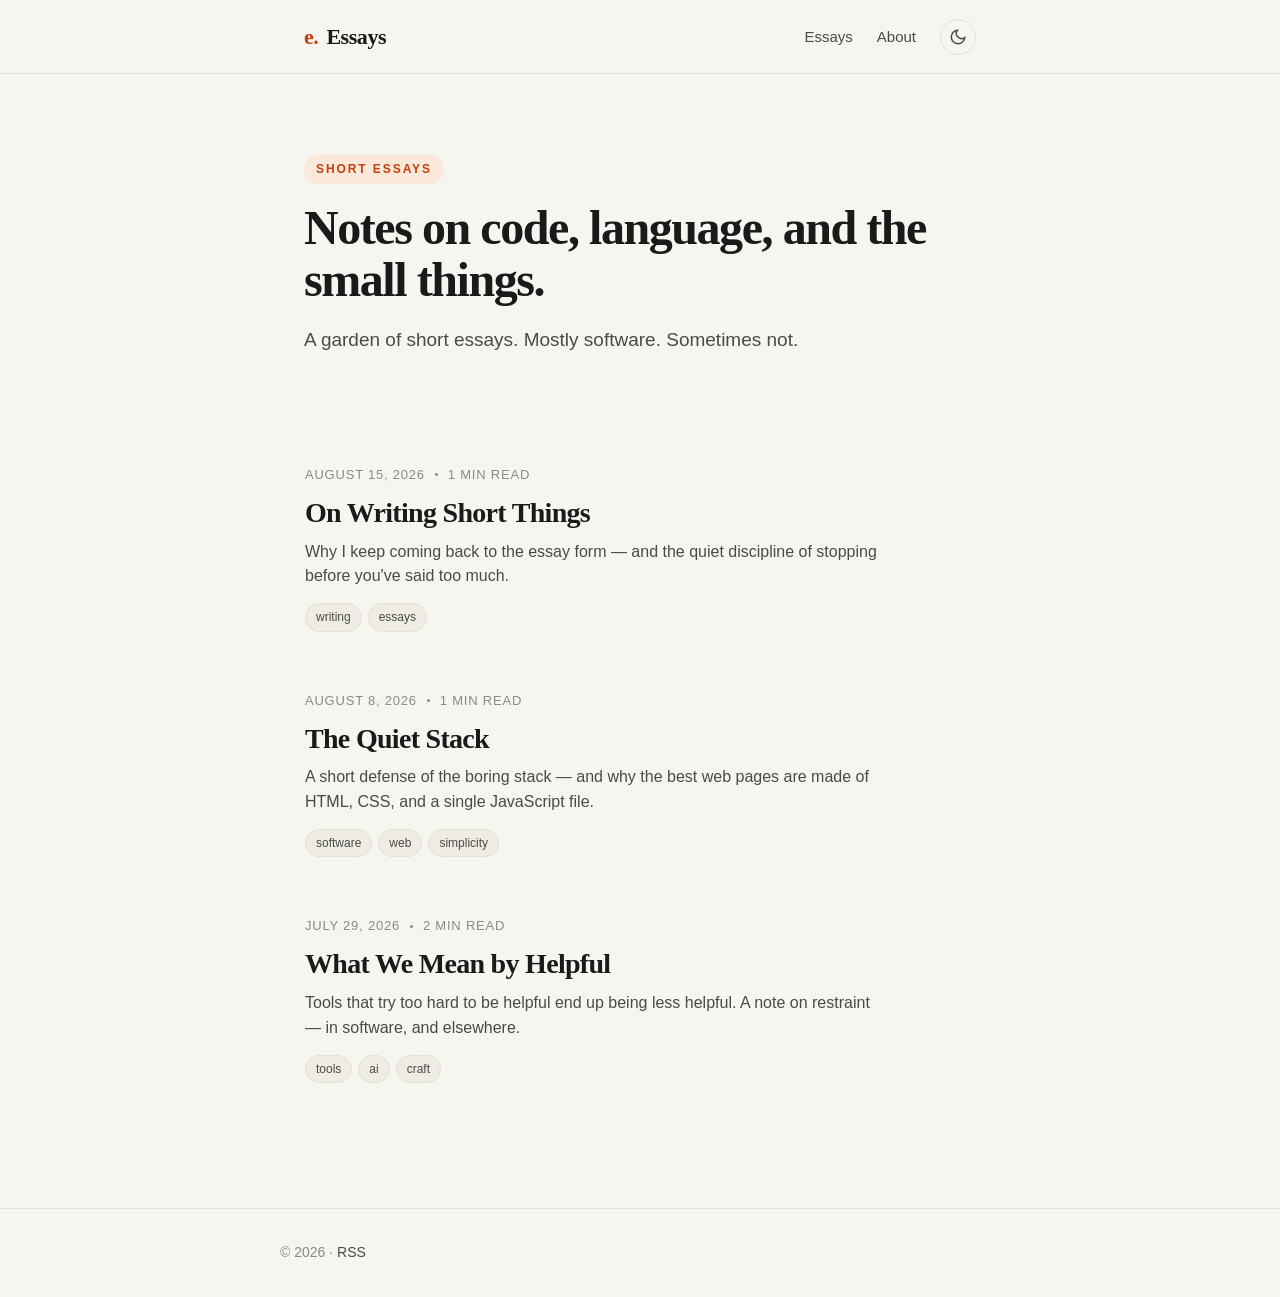
<file: index.html>
<!DOCTYPE html>
<html lang="en">
<head>
  <meta charset="UTF-8" />
  <meta name="viewport" content="width=device-width, initial-scale=1.0" />
  <title>Essays</title>
  <meta name="description" content="Short essays on software, language, and the small things." />
  <style>
    *, *::before, *::after { box-sizing: border-box; }
    html { -webkit-text-size-adjust: 100%; }
    body, h1, h2, h3, h4, p, ul, ol, figure, blockquote, pre, hr { margin: 0; }
    ul, ol { padding: 0; list-style: none; }
    img { max-width: 100%; display: block; }
    a { color: inherit; text-decoration: none; }
    :root { color-scheme: light dark; }
    [data-theme="dark"] {
      body { background:#0f0f0e !important; color:#f0efea !important; }
      header { background:#0f0f0e !important; border-bottom-color:#2a2a28 !important; }
      header a { color:#f0efea !important; }
      header nav a { color:#a9a8a3 !important; }
      footer { background:#0f0f0e !important; border-top-color:#2a2a28 !important; color:#6a6a66 !important; }
      footer a { color:#a9a8a3 !important; }
      .essay-card:hover { background:#18181a !important; border-color:#2a2a28 !important; }
      .essay-card h2 { color:#f0efea !important; }
      .essay-card p { color:#a9a8a3 !important; }
      .essay-card .essay-meta { color:#6a6a66 !important; }
      .essay-card .essay-meta .dot { background:#6a6a66 !important; }
      .essay-card .essay-tag { background:#20201e !important; color:#a9a8a3 !important; border-color:#2a2a28 !important; }
      .lede { color:#a9a8a3 !important; }
      .eyebrow { background:#2a1810 !important; color:#fb923c !important; }
      h1 { color:#f0efea !important; }
      .brand { color:#f0efea !important; }
      .brand-mark { color:#fb923c !important; }
      .theme-toggle { border-color:#2a2a28 !important; color:#a9a8a3 !important; }
    }
    @media (max-width:600px) {
      body { font-size:16px; }
      main { padding-top:48px !important; padding-bottom:64px !important; }
      section[style*="margin-bottom:80px"] { margin-bottom:48px !important; }
      .essay-card { padding:22px 20px !important; margin:0 -20px !important; }
      .essay-card h2 { font-size:22px !important; }
      h1 { font-size:36px !important; }
      header > div { padding-top:14px !important; padding-bottom:14px !important; }
      .brand { font-size:19px !important; }
      nav { gap:16px !important; }
    }
  </style>
  <link rel="alternate" type="application/rss+xml" title="Essays" href="/feed.xml" />
  <script>
    (function() {
      var s = localStorage.getItem('essays-theme');
      var p = window.matchMedia('(prefers-color-scheme: dark)').matches ? 'dark' : 'light';
      document.documentElement.setAttribute('data-theme', s || p);
    })();
  </script>
</head>
<body style="margin:0;font-family:Georgia,'Times New Roman',serif;background:#f7f5f0;color:#1a1a1a;line-height:1.7;-webkit-font-smoothing:antialiased;min-height:100vh;display:flex;flex-direction:column;">

  <div style="position:absolute;left:-9999px;top:0;background:#c2410c;color:white;padding:8px 12px;">Skip to content</div>

  <!-- HEADER -->
  <header style="border-bottom:1px solid #e3e0d6;background:#f7f5f0;position:sticky;top:0;z-index:50;">
    <div style="max-width:720px;margin:0 auto;padding:18px 24px;display:flex;align-items:center;justify-content:space-between;">
      <a class="brand" href="/" style="display:inline-flex;align-items:baseline;gap:8px;font-weight:600;font-size:22px;letter-spacing:-0.02em;color:#1a1a1a;">
        <span class="brand-mark" style="color:#c2410c;font-weight:700;">e.</span>
        <span>Essays</span>
      </a>
      <nav style="display:flex;align-items:center;gap:24px;font-size:15px;font-family:-apple-system,BlinkMacSystemFont,'Segoe UI',Roboto,sans-serif;">
        <a href="/" style="color:#4a4a48;font-weight:500;">Essays</a>
        <a href="/about.html" style="color:#4a4a48;font-weight:500;">About</a>
        <button id="theme-toggle" class="theme-toggle" type="button" aria-label="Toggle theme" style="background:transparent;border:1px solid #e3e0d6;width:36px;height:36px;border-radius:50%;display:inline-flex;align-items:center;justify-content:center;cursor:pointer;color:#4a4a48;padding:0;">
          <svg class="icon-sun" viewBox="0 0 24 24" width="18" height="18" fill="none" stroke="currentColor" stroke-width="2" style="display:none;"><circle cx="12" cy="12" r="4"/><path d="M12 2v2M12 20v2M4.93 4.93l1.41 1.41M17.66 17.66l1.41 1.41M2 12h2M20 12h2M4.93 19.07l1.41-1.41M17.66 6.34l1.41-1.41"/></svg>
          <svg class="icon-moon" viewBox="0 0 24 24" width="18" height="18" fill="none" stroke="currentColor" stroke-width="2"><path d="M21 12.79A9 9 0 1 1 11.21 3 7 7 0 0 0 21 12.79z"/></svg>
        </button>
      </nav>
    </div>
  </header>

  <main style="flex:1;padding:80px 24px 96px;max-width:720px;margin:0 auto;width:100%;">

    <!-- HERO -->
    <section style="margin-bottom:80px;">
      <span class="eyebrow" style="display:inline-block;font-size:12px;letter-spacing:0.16em;text-transform:uppercase;color:#c2410c;margin-bottom:18px;font-weight:600;padding:4px 12px;background:#fce8db;border-radius:999px;font-family:-apple-system,BlinkMacSystemFont,'Segoe UI',Roboto,sans-serif;">Short essays</span>
      <h1 style="font-size:48px;font-weight:600;letter-spacing:-0.03em;line-height:1.08;margin-bottom:20px;color:#1a1a1a;">Notes on code, language, and the small things.</h1>
      <p class="lede" style="color:#4a4a48;font-size:19px;max-width:560px;line-height:1.55;font-family:-apple-system,BlinkMacSystemFont,'Segoe UI',Roboto,sans-serif;">A garden of short essays. Mostly software. Sometimes not.</p>
    </section>

    <!-- ESSAY LIST -->
    <section style="display:flex;flex-direction:column;">
      <a class="essay-card" href="/essays/on-writing-short-things/" style="display:block;padding:28px;margin:0 -28px;border-radius:12px;border:1px solid transparent;transition:background-color .2s ease,border-color .2s ease,transform .2s ease;">
        <div class="essay-meta" style="display:flex;gap:10px;align-items:center;font-size:13px;color:#8a8a86;margin-bottom:10px;text-transform:uppercase;letter-spacing:0.06em;font-weight:500;font-family:-apple-system,BlinkMacSystemFont,'Segoe UI',Roboto,sans-serif;">
          <time datetime="2026-08-15">August 15, 2026</time>
          <span style="width:3px;height:3px;background:#8a8a86;border-radius:50%;display:inline-block;"></span>
          <span>1 min read</span>
        </div>
        <h2 style="font-size:28px;font-weight:600;letter-spacing:-0.025em;line-height:1.2;margin-bottom:10px;color:#1a1a1a;">On Writing Short Things</h2>
        <p style="color:#4a4a48;font-size:16px;max-width:580px;line-height:1.55;margin-top:6px;font-family:-apple-system,BlinkMacSystemFont,'Segoe UI',Roboto,sans-serif;">Why I keep coming back to the essay form — and the quiet discipline of stopping before you&#39;ve said too much.</p>
        <div style="display:flex;gap:6px;margin-top:14px;flex-wrap:wrap;"><span class="essay-tag" style="font-size:12px;padding:3px 10px;border-radius:999px;background:#efece4;color:#4a4a48;font-weight:500;border:1px solid #e3e0d6;font-family:-apple-system,BlinkMacSystemFont,'Segoe UI',Roboto,sans-serif;">writing</span><span class="essay-tag" style="font-size:12px;padding:3px 10px;border-radius:999px;background:#efece4;color:#4a4a48;font-weight:500;border:1px solid #e3e0d6;font-family:-apple-system,BlinkMacSystemFont,'Segoe UI',Roboto,sans-serif;">essays</span></div>
      </a>

      <a class="essay-card" href="/essays/the-quiet-stack/" style="display:block;padding:28px;margin:0 -28px;border-radius:12px;border:1px solid transparent;transition:background-color .2s ease,border-color .2s ease,transform .2s ease;">
        <div class="essay-meta" style="display:flex;gap:10px;align-items:center;font-size:13px;color:#8a8a86;margin-bottom:10px;text-transform:uppercase;letter-spacing:0.06em;font-weight:500;font-family:-apple-system,BlinkMacSystemFont,'Segoe UI',Roboto,sans-serif;">
          <time datetime="2026-08-08">August 8, 2026</time>
          <span style="width:3px;height:3px;background:#8a8a86;border-radius:50%;display:inline-block;"></span>
          <span>1 min read</span>
        </div>
        <h2 style="font-size:28px;font-weight:600;letter-spacing:-0.025em;line-height:1.2;margin-bottom:10px;color:#1a1a1a;">The Quiet Stack</h2>
        <p style="color:#4a4a48;font-size:16px;max-width:580px;line-height:1.55;margin-top:6px;font-family:-apple-system,BlinkMacSystemFont,'Segoe UI',Roboto,sans-serif;">A short defense of the boring stack — and why the best web pages are made of HTML, CSS, and a single JavaScript file.</p>
        <div style="display:flex;gap:6px;margin-top:14px;flex-wrap:wrap;"><span class="essay-tag" style="font-size:12px;padding:3px 10px;border-radius:999px;background:#efece4;color:#4a4a48;font-weight:500;border:1px solid #e3e0d6;font-family:-apple-system,BlinkMacSystemFont,'Segoe UI',Roboto,sans-serif;">software</span><span class="essay-tag" style="font-size:12px;padding:3px 10px;border-radius:999px;background:#efece4;color:#4a4a48;font-weight:500;border:1px solid #e3e0d6;font-family:-apple-system,BlinkMacSystemFont,'Segoe UI',Roboto,sans-serif;">web</span><span class="essay-tag" style="font-size:12px;padding:3px 10px;border-radius:999px;background:#efece4;color:#4a4a48;font-weight:500;border:1px solid #e3e0d6;font-family:-apple-system,BlinkMacSystemFont,'Segoe UI',Roboto,sans-serif;">simplicity</span></div>
      </a>

      <a class="essay-card" href="/essays/what-we-mean-by-helpful/" style="display:block;padding:28px;margin:0 -28px;border-radius:12px;border:1px solid transparent;transition:background-color .2s ease,border-color .2s ease,transform .2s ease;">
        <div class="essay-meta" style="display:flex;gap:10px;align-items:center;font-size:13px;color:#8a8a86;margin-bottom:10px;text-transform:uppercase;letter-spacing:0.06em;font-weight:500;font-family:-apple-system,BlinkMacSystemFont,'Segoe UI',Roboto,sans-serif;">
          <time datetime="2026-07-29">July 29, 2026</time>
          <span style="width:3px;height:3px;background:#8a8a86;border-radius:50%;display:inline-block;"></span>
          <span>2 min read</span>
        </div>
        <h2 style="font-size:28px;font-weight:600;letter-spacing:-0.025em;line-height:1.2;margin-bottom:10px;color:#1a1a1a;">What We Mean by Helpful</h2>
        <p style="color:#4a4a48;font-size:16px;max-width:580px;line-height:1.55;margin-top:6px;font-family:-apple-system,BlinkMacSystemFont,'Segoe UI',Roboto,sans-serif;">Tools that try too hard to be helpful end up being less helpful. A note on restraint — in software, and elsewhere.</p>
        <div style="display:flex;gap:6px;margin-top:14px;flex-wrap:wrap;"><span class="essay-tag" style="font-size:12px;padding:3px 10px;border-radius:999px;background:#efece4;color:#4a4a48;font-weight:500;border:1px solid #e3e0d6;font-family:-apple-system,BlinkMacSystemFont,'Segoe UI',Roboto,sans-serif;">tools</span><span class="essay-tag" style="font-size:12px;padding:3px 10px;border-radius:999px;background:#efece4;color:#4a4a48;font-weight:500;border:1px solid #e3e0d6;font-family:-apple-system,BlinkMacSystemFont,'Segoe UI',Roboto,sans-serif;">ai</span><span class="essay-tag" style="font-size:12px;padding:3px 10px;border-radius:999px;background:#efece4;color:#4a4a48;font-weight:500;border:1px solid #e3e0d6;font-family:-apple-system,BlinkMacSystemFont,'Segoe UI',Roboto,sans-serif;">craft</span></div>
      </a></section>

  </main>

  <footer style="border-top:1px solid #e3e0d6;padding:32px 24px;color:#8a8a86;font-size:14px;font-family:-apple-system,BlinkMacSystemFont,'Segoe UI',Roboto,sans-serif;">
    <div style="max-width:720px;margin:0 auto;display:flex;justify-content:space-between;align-items:center;flex-wrap:wrap;gap:12px;">
      <p style="margin:0;">© <span id="year"></span> · <a href="/feed.xml" style="color:#4a4a48;">RSS</a></p>
    </div>
  </footer>

  <script src="/assets/main.js"></script>
</body>
</html>
</file>
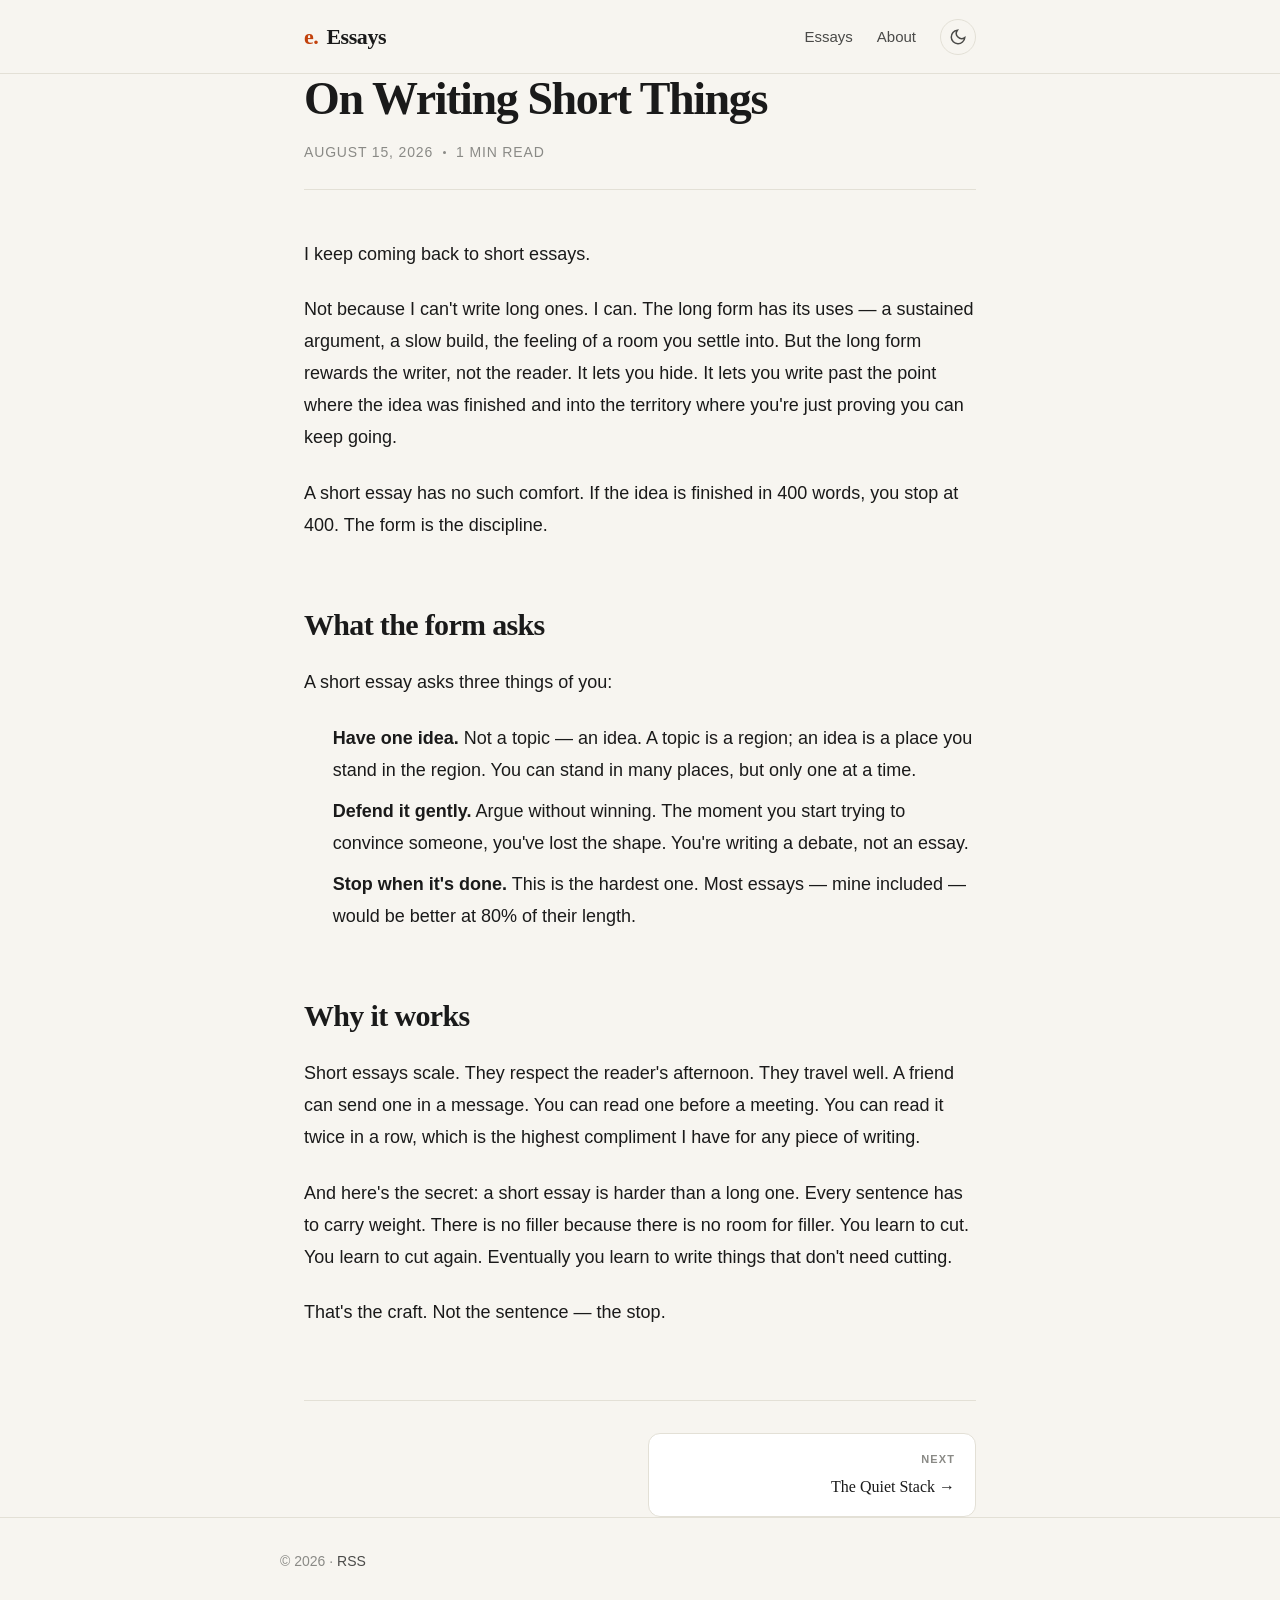
<file: essays/on-writing-short-things/index.html>
<!DOCTYPE html>
<html lang="en">
<head>
  <meta charset="UTF-8" />
  <meta name="viewport" content="width=device-width, initial-scale=1.0" />
  <title>On Writing Short Things — Essays</title>
  <meta name="description" content="On Writing Short Things" />
  <style>*, *::before, *::after { box-sizing: border-box; }
html { -webkit-text-size-adjust: 100%; }
body, h1, h2, h3, h4, p, ul, ol, figure, blockquote, pre, hr { margin: 0; }
ul, ol { padding: 0; list-style: none; }
img { max-width: 100%; display: block; }
a { color: inherit; text-decoration: none; }
:root { color-scheme: light dark; }
[data-theme="dark"] {
  body { background:#0f0f0e !important; color:#f0efea !important; }
  header { background:#0f0f0e !important; border-bottom-color:#2a2a28 !important; }
  header a { color:#f0efea !important; }
  header nav a { color:#a9a8a3 !important; }
  main { background:#0f0f0e; }
  footer { background:#0f0f0e !important; border-top-color:#2a2a28 !important; color:#6a6a66 !important; }
  footer a { color:#a9a8a3 !important; }
  .essay-card { border-color:transparent; }
  .essay-card:hover { background:#18181a !important; border-color:#2a2a28 !important; }
  .essay-card h2 { color:#f0efea !important; }
  .essay-card p { color:#a9a8a3 !important; }
  .essay-card .essay-meta { color:#6a6a66 !important; }
  .essay-card .essay-meta .dot { background:#6a6a66 !important; }
  .essay-card .essay-tag { background:#20201e !important; color:#a9a8a3 !important; border-color:#2a2a28 !important; }
  .post-header { border-bottom-color:#2a2a28 !important; }
  .post-header h1 { color:#f0efea !important; }
  .post-meta { color:#6a6a66 !important; }
  .post-meta .dot { background:#6a6a66 !important; }
  .post-content p { color:#f0efea !important; }
  .post-content li { color:#f0efea !important; }
  .post-content a { color:#fb923c !important; border-bottom-color:rgba(251,146,60,0.35) !important; }
  .post-content blockquote { color:#a9a8a3 !important; }
  .post-content code { background:#1c1c1a !important; color:#fb923c !important; }
  .post-content pre { background:#1c1c1a !important; border-color:#2a2a28 !important; }
  .post-content pre code { color:#f0efea !important; }
  .post-content hr { border-top-color:#2a2a28 !important; }
  .post-nav { border-top-color:#2a2a28 !important; }
  .post-nav a { background:#18181a !important; border-color:#2a2a28 !important; color:#f0efea !important; }
  .post-nav .label { color:#6a6a66 !important; }
  .about-content p { color:#f0efea !important; }
  .lede { color:#a9a8a3 !important; }
  .eyebrow { background:#2a1810 !important; color:#fb923c !important; }
  h1 { color:#f0efea !important; }
  .brand { color:#f0efea !important; }
  .brand-mark { color:#fb923c !important; }
  .theme-toggle { border-color:#2a2a28 !important; color:#a9a8a3 !important; }
}
@media (max-width:600px) {
  body { font-size:16px; }
  main { padding-top:48px !important; padding-bottom:64px !important; }
  section[style*="margin-bottom:80px"] { margin-bottom:48px !important; }
  .essay-card { padding:22px 20px !important; margin:0 -20px !important; }
  .essay-card h2 { font-size:22px !important; }
  h1 { font-size:36px !important; }
  .post-nav { grid-template-columns:1fr !important; }
  .post-nav a.next { text-align:left !important; align-items:flex-start !important; }
  header > div { padding-top:14px !important; padding-bottom:14px !important; }
  .brand { font-size:19px !important; }
  nav { gap:16px !important; }
  .post-content h1 { font-size:32px !important; }
}</style>
  <link rel="alternate" type="application/rss+xml" title="Essays" href="/feed.xml" />
  <script>
    // Apply theme as early as possible to avoid flash
    (function() {
      var s = localStorage.getItem('essays-theme');
      var p = window.matchMedia('(prefers-color-scheme: dark)').matches ? 'dark' : 'light';
      document.documentElement.setAttribute('data-theme', s || p);
    })();
  </script>
</head>
<body style="margin:0;font-family:Georgia,'Times New Roman',serif;background:#f7f5f0;color:#1a1a1a;line-height:1.7;-webkit-font-smoothing:antialiased;min-height:100vh;display:flex;flex-direction:column;">
  <div style="position:absolute;left:-9999px;top:0;background:#c2410c;color:white;padding:8px 12px;">Skip to content</div>
  
  <header style="border-bottom:1px solid #e3e0d6;background:#f7f5f0;position:sticky;top:0;z-index:50;">
    <div style="max-width:720px;margin:0 auto;padding:0 24px;width:100%;padding-top:18px;padding-bottom:18px;display:flex;align-items:center;justify-content:space-between;">
      <a class="brand" href="/" style="display:inline-flex;align-items:baseline;gap:8px;font-weight:600;font-size:22px;letter-spacing:-0.02em;color:#1a1a1a;">
        <span class="brand-mark" style="color:#c2410c;font-weight:700;">e.</span>
        <span>Essays</span>
      </a>
      <nav style="display:flex;align-items:center;gap:24px;font-size:15px;font-family:-apple-system,BlinkMacSystemFont,'Segoe UI',Roboto,sans-serif;">
        <a href="/" style="color:#4a4a48;font-weight:500;">Essays</a>
        <a href="/about.html" style="color:#4a4a48;font-weight:500;">About</a>
        <button id="theme-toggle" class="theme-toggle" type="button" aria-label="Toggle theme" style="background:transparent;border:1px solid #e3e0d6;width:36px;height:36px;border-radius:50%;display:inline-flex;align-items:center;justify-content:center;cursor:pointer;color:#4a4a48;padding:0;">
          <svg class="icon-sun" viewBox="0 0 24 24" width="18" height="18" fill="none" stroke="currentColor" stroke-width="2" style="display:none;"><circle cx="12" cy="12" r="4"/><path d="M12 2v2M12 20v2M4.93 4.93l1.41 1.41M17.66 17.66l1.41 1.41M2 12h2M20 12h2M4.93 19.07l1.41-1.41M17.66 6.34l1.41-1.41"/></svg>
          <svg class="icon-moon" viewBox="0 0 24 24" width="18" height="18" fill="none" stroke="currentColor" stroke-width="2"><path d="M21 12.79A9 9 0 1 1 11.21 3 7 7 0 0 0 21 12.79z"/></svg>
        </button>
      </nav>
    </div>
  </header>
  <main style="flex:1;padding:80px 24px 96px;max-width:720px;margin:0 auto;padding:0 24px;width:100%;">
    <article>
      <header style="margin-bottom:48px;padding-bottom:24px;border-bottom:1px solid #e3e0d6;">
        <h1 style="font-size:46px;font-weight:600;letter-spacing:-0.03em;line-height:1.1;margin-bottom:16px;color:#1a1a1a;">On Writing Short Things</h1>
        <div style="color:#8a8a86;font-size:14px;display:flex;gap:10px;align-items:center;text-transform:uppercase;letter-spacing:0.06em;font-weight:500;font-family:-apple-system,BlinkMacSystemFont,'Segoe UI',Roboto,sans-serif;">
          <time datetime="2026-08-15">August 15, 2026</time>
          <span style="width:3px;height:3px;background:#8a8a86;border-radius:50%;display:inline-block;"></span>
          <span>1 min read</span>
        </div>
      </header>
      <div style="font-size:18px;line-height:1.78;font-family:-apple-system,BlinkMacSystemFont,'Segoe UI',Roboto,sans-serif;"><p style="color:#1a1a1a;margin-top:1.3em;">I keep coming back to short essays.</p>
<p style="color:#1a1a1a;margin-top:1.3em;">Not because I can&#39;t write long ones. I can. The long form has its uses — a sustained argument, a slow build, the feeling of a room you settle into. But the long form rewards the writer, not the reader. It lets you hide. It lets you write past the point where the idea was finished and into the territory where you&#39;re just proving you can keep going.</p>
<p style="color:#1a1a1a;margin-top:1.3em;">A short essay has no such comfort. If the idea is finished in 400 words, you stop at 400. The form is the discipline.</p>
<h2 style="font-family:Georgia,'Times New Roman',serif;font-size:30px;font-weight:600;letter-spacing:-0.022em;margin-top:2.2em;line-height:1.2;">What the form asks</h2>
<p style="color:#1a1a1a;margin-top:1.3em;">A short essay asks three things of you:</p>
<ul style="padding-left:1.6em;margin-top:1.3em;"><li style="color:#1a1a1a;margin-top:0.5em;"><strong>Have one idea.</strong> Not a topic — an idea. A topic is a region; an idea is a place you stand in the region. You can stand in many places, but only one at a time.</li><li style="color:#1a1a1a;margin-top:0.5em;"><strong>Defend it gently.</strong> Argue without winning. The moment you start trying to convince someone, you&#39;ve lost the shape. You&#39;re writing a debate, not an essay.</li><li style="color:#1a1a1a;margin-top:0.5em;"><strong>Stop when it&#39;s done.</strong> This is the hardest one. Most essays — mine included — would be better at 80% of their length.</li></ul>
<h2 style="font-family:Georgia,'Times New Roman',serif;font-size:30px;font-weight:600;letter-spacing:-0.022em;margin-top:2.2em;line-height:1.2;">Why it works</h2>
<p style="color:#1a1a1a;margin-top:1.3em;">Short essays scale. They respect the reader&#39;s afternoon. They travel well. A friend can send one in a message. You can read one before a meeting. You can read it twice in a row, which is the highest compliment I have for any piece of writing.</p>
<p style="color:#1a1a1a;margin-top:1.3em;">And here&#39;s the secret: a short essay is harder than a long one. Every sentence has to carry weight. There is no filler because there is no room for filler. You learn to cut. You learn to cut again. Eventually you learn to write things that don&#39;t need cutting.</p>
<p style="color:#1a1a1a;margin-top:1.3em;">That&#39;s the craft. Not the sentence — the stop.</p></div>
      <nav class="post-nav" style="margin-top:72px;padding-top:32px;border-top:1px solid #e3e0d6;display:grid;grid-template-columns:1fr 1fr;gap:16px;">
        <span class="empty"></span>
        <a class="next" href="/essays/the-quiet-stack/" style="display:flex;flex-direction:column;padding:16px 20px;border-radius:12px;border:1px solid #e3e0d6;background:#ffffff;font-size:14px;text-align:right;align-items:flex-end;color:#1a1a1a;"><span style="font-size:11px;text-transform:uppercase;letter-spacing:0.1em;color:#8a8a86;margin-bottom:4px;font-weight:600;font-family:-apple-system,BlinkMacSystemFont,'Segoe UI',Roboto,sans-serif;">Next</span><span style="font-family:Georgia,'Times New Roman',serif;font-size:16px;font-weight:500;">The Quiet Stack →</span></a>
      </nav>
    </article>
  </main>
  
  <footer style="border-top:1px solid #e3e0d6;padding:32px 24px;color:#8a8a86;font-size:14px;font-family:-apple-system,BlinkMacSystemFont,'Segoe UI',Roboto,sans-serif;">
    <div style="max-width:720px;margin:0 auto;display:flex;justify-content:space-between;align-items:center;flex-wrap:wrap;gap:12px;">
      <p style="margin:0;">© <span id="year"></span> · <a href="/feed.xml" style="color:#4a4a48;">RSS</a></p>
    </div>
  </footer>
  <script src="/assets/main.js"></script>
</body>
</html>
</file>
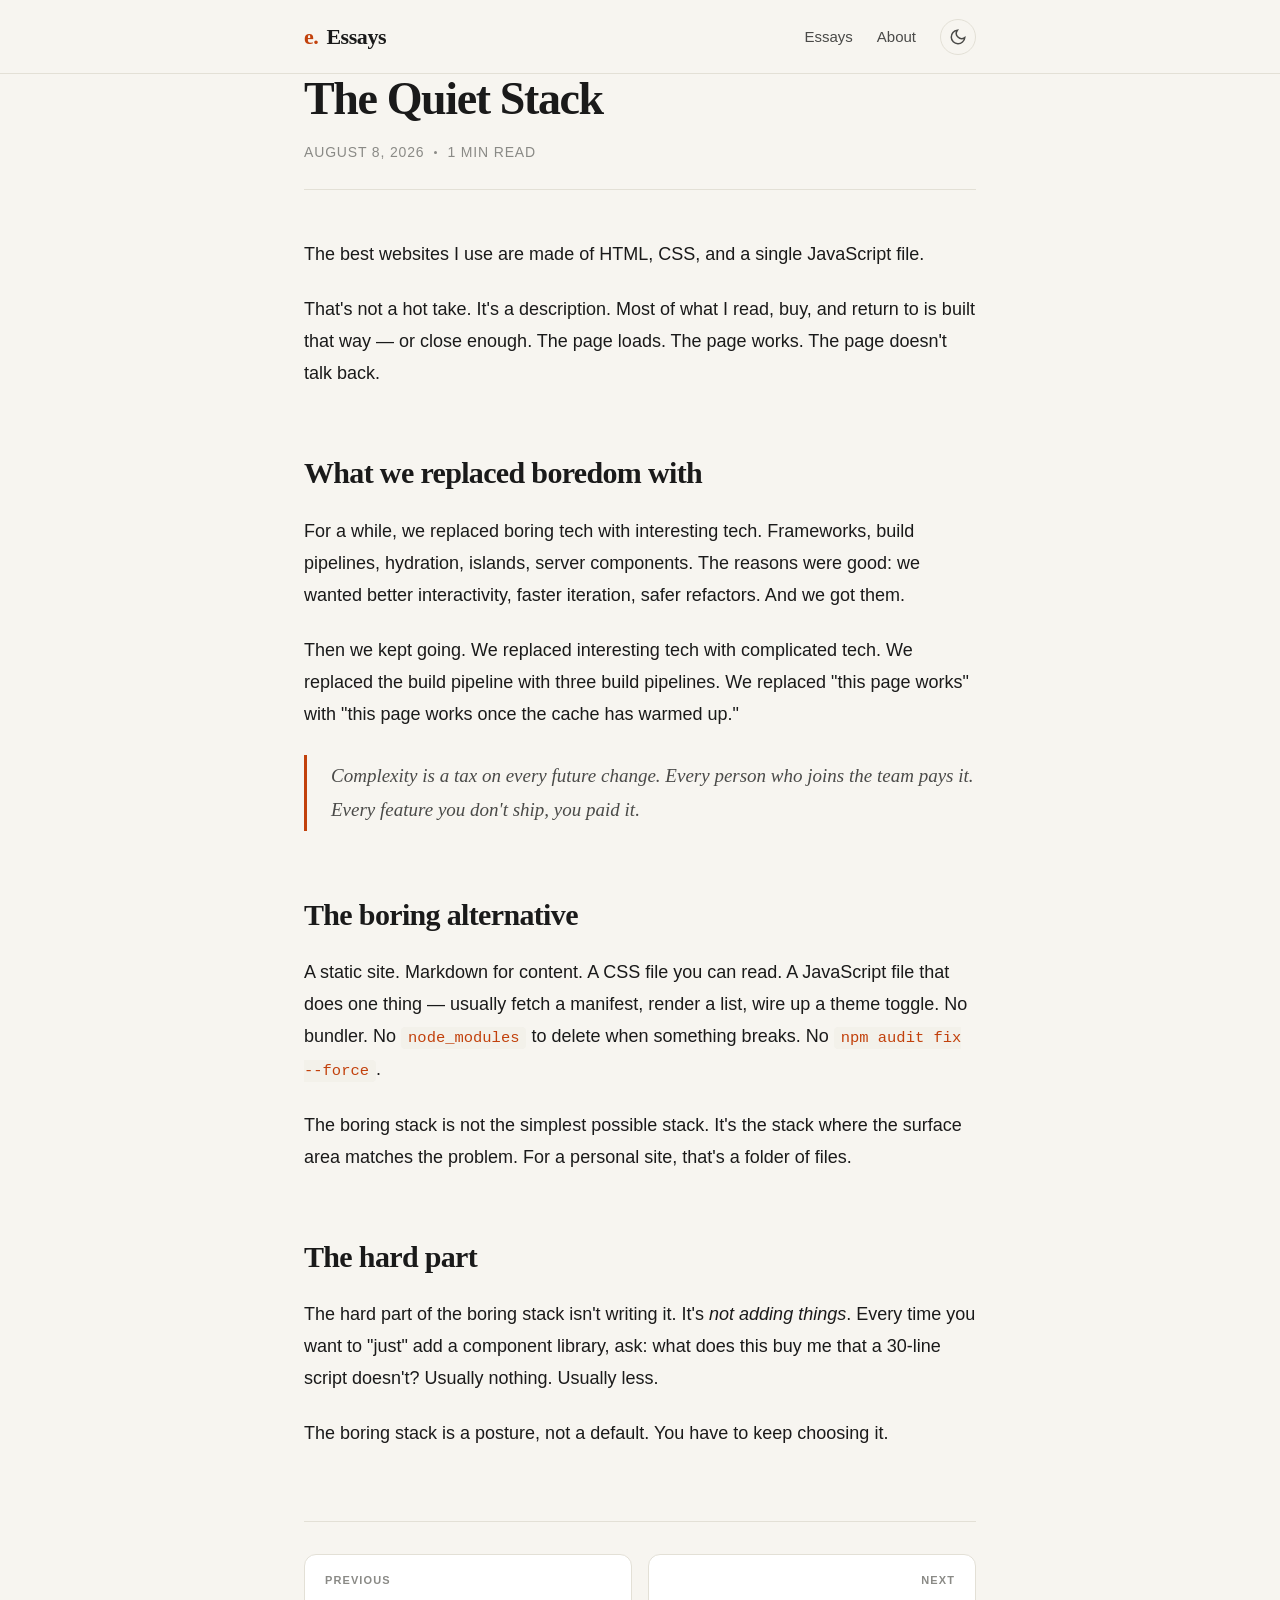
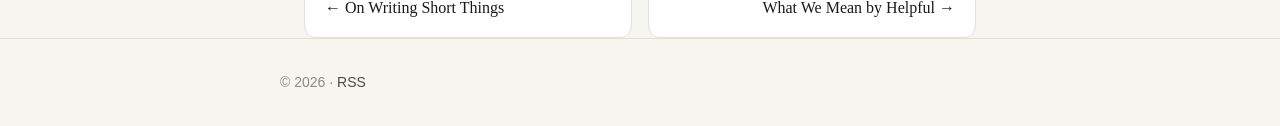
<file: essays/the-quiet-stack/index.html>
<!DOCTYPE html>
<html lang="en">
<head>
  <meta charset="UTF-8" />
  <meta name="viewport" content="width=device-width, initial-scale=1.0" />
  <title>The Quiet Stack — Essays</title>
  <meta name="description" content="The Quiet Stack" />
  <style>*, *::before, *::after { box-sizing: border-box; }
html { -webkit-text-size-adjust: 100%; }
body, h1, h2, h3, h4, p, ul, ol, figure, blockquote, pre, hr { margin: 0; }
ul, ol { padding: 0; list-style: none; }
img { max-width: 100%; display: block; }
a { color: inherit; text-decoration: none; }
:root { color-scheme: light dark; }
[data-theme="dark"] {
  body { background:#0f0f0e !important; color:#f0efea !important; }
  header { background:#0f0f0e !important; border-bottom-color:#2a2a28 !important; }
  header a { color:#f0efea !important; }
  header nav a { color:#a9a8a3 !important; }
  main { background:#0f0f0e; }
  footer { background:#0f0f0e !important; border-top-color:#2a2a28 !important; color:#6a6a66 !important; }
  footer a { color:#a9a8a3 !important; }
  .essay-card { border-color:transparent; }
  .essay-card:hover { background:#18181a !important; border-color:#2a2a28 !important; }
  .essay-card h2 { color:#f0efea !important; }
  .essay-card p { color:#a9a8a3 !important; }
  .essay-card .essay-meta { color:#6a6a66 !important; }
  .essay-card .essay-meta .dot { background:#6a6a66 !important; }
  .essay-card .essay-tag { background:#20201e !important; color:#a9a8a3 !important; border-color:#2a2a28 !important; }
  .post-header { border-bottom-color:#2a2a28 !important; }
  .post-header h1 { color:#f0efea !important; }
  .post-meta { color:#6a6a66 !important; }
  .post-meta .dot { background:#6a6a66 !important; }
  .post-content p { color:#f0efea !important; }
  .post-content li { color:#f0efea !important; }
  .post-content a { color:#fb923c !important; border-bottom-color:rgba(251,146,60,0.35) !important; }
  .post-content blockquote { color:#a9a8a3 !important; }
  .post-content code { background:#1c1c1a !important; color:#fb923c !important; }
  .post-content pre { background:#1c1c1a !important; border-color:#2a2a28 !important; }
  .post-content pre code { color:#f0efea !important; }
  .post-content hr { border-top-color:#2a2a28 !important; }
  .post-nav { border-top-color:#2a2a28 !important; }
  .post-nav a { background:#18181a !important; border-color:#2a2a28 !important; color:#f0efea !important; }
  .post-nav .label { color:#6a6a66 !important; }
  .about-content p { color:#f0efea !important; }
  .lede { color:#a9a8a3 !important; }
  .eyebrow { background:#2a1810 !important; color:#fb923c !important; }
  h1 { color:#f0efea !important; }
  .brand { color:#f0efea !important; }
  .brand-mark { color:#fb923c !important; }
  .theme-toggle { border-color:#2a2a28 !important; color:#a9a8a3 !important; }
}
@media (max-width:600px) {
  body { font-size:16px; }
  main { padding-top:48px !important; padding-bottom:64px !important; }
  section[style*="margin-bottom:80px"] { margin-bottom:48px !important; }
  .essay-card { padding:22px 20px !important; margin:0 -20px !important; }
  .essay-card h2 { font-size:22px !important; }
  h1 { font-size:36px !important; }
  .post-nav { grid-template-columns:1fr !important; }
  .post-nav a.next { text-align:left !important; align-items:flex-start !important; }
  header > div { padding-top:14px !important; padding-bottom:14px !important; }
  .brand { font-size:19px !important; }
  nav { gap:16px !important; }
  .post-content h1 { font-size:32px !important; }
}</style>
  <link rel="alternate" type="application/rss+xml" title="Essays" href="/feed.xml" />
  <script>
    // Apply theme as early as possible to avoid flash
    (function() {
      var s = localStorage.getItem('essays-theme');
      var p = window.matchMedia('(prefers-color-scheme: dark)').matches ? 'dark' : 'light';
      document.documentElement.setAttribute('data-theme', s || p);
    })();
  </script>
</head>
<body style="margin:0;font-family:Georgia,'Times New Roman',serif;background:#f7f5f0;color:#1a1a1a;line-height:1.7;-webkit-font-smoothing:antialiased;min-height:100vh;display:flex;flex-direction:column;">
  <div style="position:absolute;left:-9999px;top:0;background:#c2410c;color:white;padding:8px 12px;">Skip to content</div>
  
  <header style="border-bottom:1px solid #e3e0d6;background:#f7f5f0;position:sticky;top:0;z-index:50;">
    <div style="max-width:720px;margin:0 auto;padding:0 24px;width:100%;padding-top:18px;padding-bottom:18px;display:flex;align-items:center;justify-content:space-between;">
      <a class="brand" href="/" style="display:inline-flex;align-items:baseline;gap:8px;font-weight:600;font-size:22px;letter-spacing:-0.02em;color:#1a1a1a;">
        <span class="brand-mark" style="color:#c2410c;font-weight:700;">e.</span>
        <span>Essays</span>
      </a>
      <nav style="display:flex;align-items:center;gap:24px;font-size:15px;font-family:-apple-system,BlinkMacSystemFont,'Segoe UI',Roboto,sans-serif;">
        <a href="/" style="color:#4a4a48;font-weight:500;">Essays</a>
        <a href="/about.html" style="color:#4a4a48;font-weight:500;">About</a>
        <button id="theme-toggle" class="theme-toggle" type="button" aria-label="Toggle theme" style="background:transparent;border:1px solid #e3e0d6;width:36px;height:36px;border-radius:50%;display:inline-flex;align-items:center;justify-content:center;cursor:pointer;color:#4a4a48;padding:0;">
          <svg class="icon-sun" viewBox="0 0 24 24" width="18" height="18" fill="none" stroke="currentColor" stroke-width="2" style="display:none;"><circle cx="12" cy="12" r="4"/><path d="M12 2v2M12 20v2M4.93 4.93l1.41 1.41M17.66 17.66l1.41 1.41M2 12h2M20 12h2M4.93 19.07l1.41-1.41M17.66 6.34l1.41-1.41"/></svg>
          <svg class="icon-moon" viewBox="0 0 24 24" width="18" height="18" fill="none" stroke="currentColor" stroke-width="2"><path d="M21 12.79A9 9 0 1 1 11.21 3 7 7 0 0 0 21 12.79z"/></svg>
        </button>
      </nav>
    </div>
  </header>
  <main style="flex:1;padding:80px 24px 96px;max-width:720px;margin:0 auto;padding:0 24px;width:100%;">
    <article>
      <header style="margin-bottom:48px;padding-bottom:24px;border-bottom:1px solid #e3e0d6;">
        <h1 style="font-size:46px;font-weight:600;letter-spacing:-0.03em;line-height:1.1;margin-bottom:16px;color:#1a1a1a;">The Quiet Stack</h1>
        <div style="color:#8a8a86;font-size:14px;display:flex;gap:10px;align-items:center;text-transform:uppercase;letter-spacing:0.06em;font-weight:500;font-family:-apple-system,BlinkMacSystemFont,'Segoe UI',Roboto,sans-serif;">
          <time datetime="2026-08-08">August 8, 2026</time>
          <span style="width:3px;height:3px;background:#8a8a86;border-radius:50%;display:inline-block;"></span>
          <span>1 min read</span>
        </div>
      </header>
      <div style="font-size:18px;line-height:1.78;font-family:-apple-system,BlinkMacSystemFont,'Segoe UI',Roboto,sans-serif;"><p style="color:#1a1a1a;margin-top:1.3em;">The best websites I use are made of HTML, CSS, and a single JavaScript file.</p>
<p style="color:#1a1a1a;margin-top:1.3em;">That&#39;s not a hot take. It&#39;s a description. Most of what I read, buy, and return to is built that way — or close enough. The page loads. The page works. The page doesn&#39;t talk back.</p>
<h2 style="font-family:Georgia,'Times New Roman',serif;font-size:30px;font-weight:600;letter-spacing:-0.022em;margin-top:2.2em;line-height:1.2;">What we replaced boredom with</h2>
<p style="color:#1a1a1a;margin-top:1.3em;">For a while, we replaced boring tech with interesting tech. Frameworks, build pipelines, hydration, islands, server components. The reasons were good: we wanted better interactivity, faster iteration, safer refactors. And we got them.</p>
<p style="color:#1a1a1a;margin-top:1.3em;">Then we kept going. We replaced interesting tech with complicated tech. We replaced the build pipeline with three build pipelines. We replaced &quot;this page works&quot; with &quot;this page works once the cache has warmed up.&quot;</p>
<blockquote style="border-left:3px solid #c2410c;padding:4px 0 4px 24px;font-style:italic;color:#4a4a48;font-family:Georgia,'Times New Roman',serif;font-size:19px;margin-top:1.3em;">Complexity is a tax on every future change. Every person who joins the team pays it. Every feature you don&#39;t ship, you paid it.</blockquote>
<h2 style="font-family:Georgia,'Times New Roman',serif;font-size:30px;font-weight:600;letter-spacing:-0.022em;margin-top:2.2em;line-height:1.2;">The boring alternative</h2>
<p style="color:#1a1a1a;margin-top:1.3em;">A static site. Markdown for content. A CSS file you can read. A JavaScript file that does one thing — usually fetch a manifest, render a list, wire up a theme toggle. No bundler. No <code style="font-family:'SF Mono',Menlo,Consolas,monospace;font-size:0.86em;background:#f3f1ea;padding:2px 7px;border-radius:4px;color:#c2410c;font-weight:500;">node_modules</code> to delete when something breaks. No <code style="font-family:'SF Mono',Menlo,Consolas,monospace;font-size:0.86em;background:#f3f1ea;padding:2px 7px;border-radius:4px;color:#c2410c;font-weight:500;">npm audit fix --force</code>.</p>
<p style="color:#1a1a1a;margin-top:1.3em;">The boring stack is not the simplest possible stack. It&#39;s the stack where the surface area matches the problem. For a personal site, that&#39;s a folder of files.</p>
<h2 style="font-family:Georgia,'Times New Roman',serif;font-size:30px;font-weight:600;letter-spacing:-0.022em;margin-top:2.2em;line-height:1.2;">The hard part</h2>
<p style="color:#1a1a1a;margin-top:1.3em;">The hard part of the boring stack isn&#39;t writing it. It&#39;s <em>not adding things</em>. Every time you want to &quot;just&quot; add a component library, ask: what does this buy me that a 30-line script doesn&#39;t? Usually nothing. Usually less.</p>
<p style="color:#1a1a1a;margin-top:1.3em;">The boring stack is a posture, not a default. You have to keep choosing it.</p></div>
      <nav class="post-nav" style="margin-top:72px;padding-top:32px;border-top:1px solid #e3e0d6;display:grid;grid-template-columns:1fr 1fr;gap:16px;">
        <a href="/essays/on-writing-short-things/" style="display:flex;flex-direction:column;padding:16px 20px;border-radius:12px;border:1px solid #e3e0d6;background:#ffffff;font-size:14px;color:#1a1a1a;"><span style="font-size:11px;text-transform:uppercase;letter-spacing:0.1em;color:#8a8a86;margin-bottom:4px;font-weight:600;font-family:-apple-system,BlinkMacSystemFont,'Segoe UI',Roboto,sans-serif;">Previous</span><span style="font-family:Georgia,'Times New Roman',serif;font-size:16px;font-weight:500;">← On Writing Short Things</span></a>
        <a class="next" href="/essays/what-we-mean-by-helpful/" style="display:flex;flex-direction:column;padding:16px 20px;border-radius:12px;border:1px solid #e3e0d6;background:#ffffff;font-size:14px;text-align:right;align-items:flex-end;color:#1a1a1a;"><span style="font-size:11px;text-transform:uppercase;letter-spacing:0.1em;color:#8a8a86;margin-bottom:4px;font-weight:600;font-family:-apple-system,BlinkMacSystemFont,'Segoe UI',Roboto,sans-serif;">Next</span><span style="font-family:Georgia,'Times New Roman',serif;font-size:16px;font-weight:500;">What We Mean by Helpful →</span></a>
      </nav>
    </article>
  </main>
  
  <footer style="border-top:1px solid #e3e0d6;padding:32px 24px;color:#8a8a86;font-size:14px;font-family:-apple-system,BlinkMacSystemFont,'Segoe UI',Roboto,sans-serif;">
    <div style="max-width:720px;margin:0 auto;display:flex;justify-content:space-between;align-items:center;flex-wrap:wrap;gap:12px;">
      <p style="margin:0;">© <span id="year"></span> · <a href="/feed.xml" style="color:#4a4a48;">RSS</a></p>
    </div>
  </footer>
  <script src="/assets/main.js"></script>
</body>
</html>
</file>
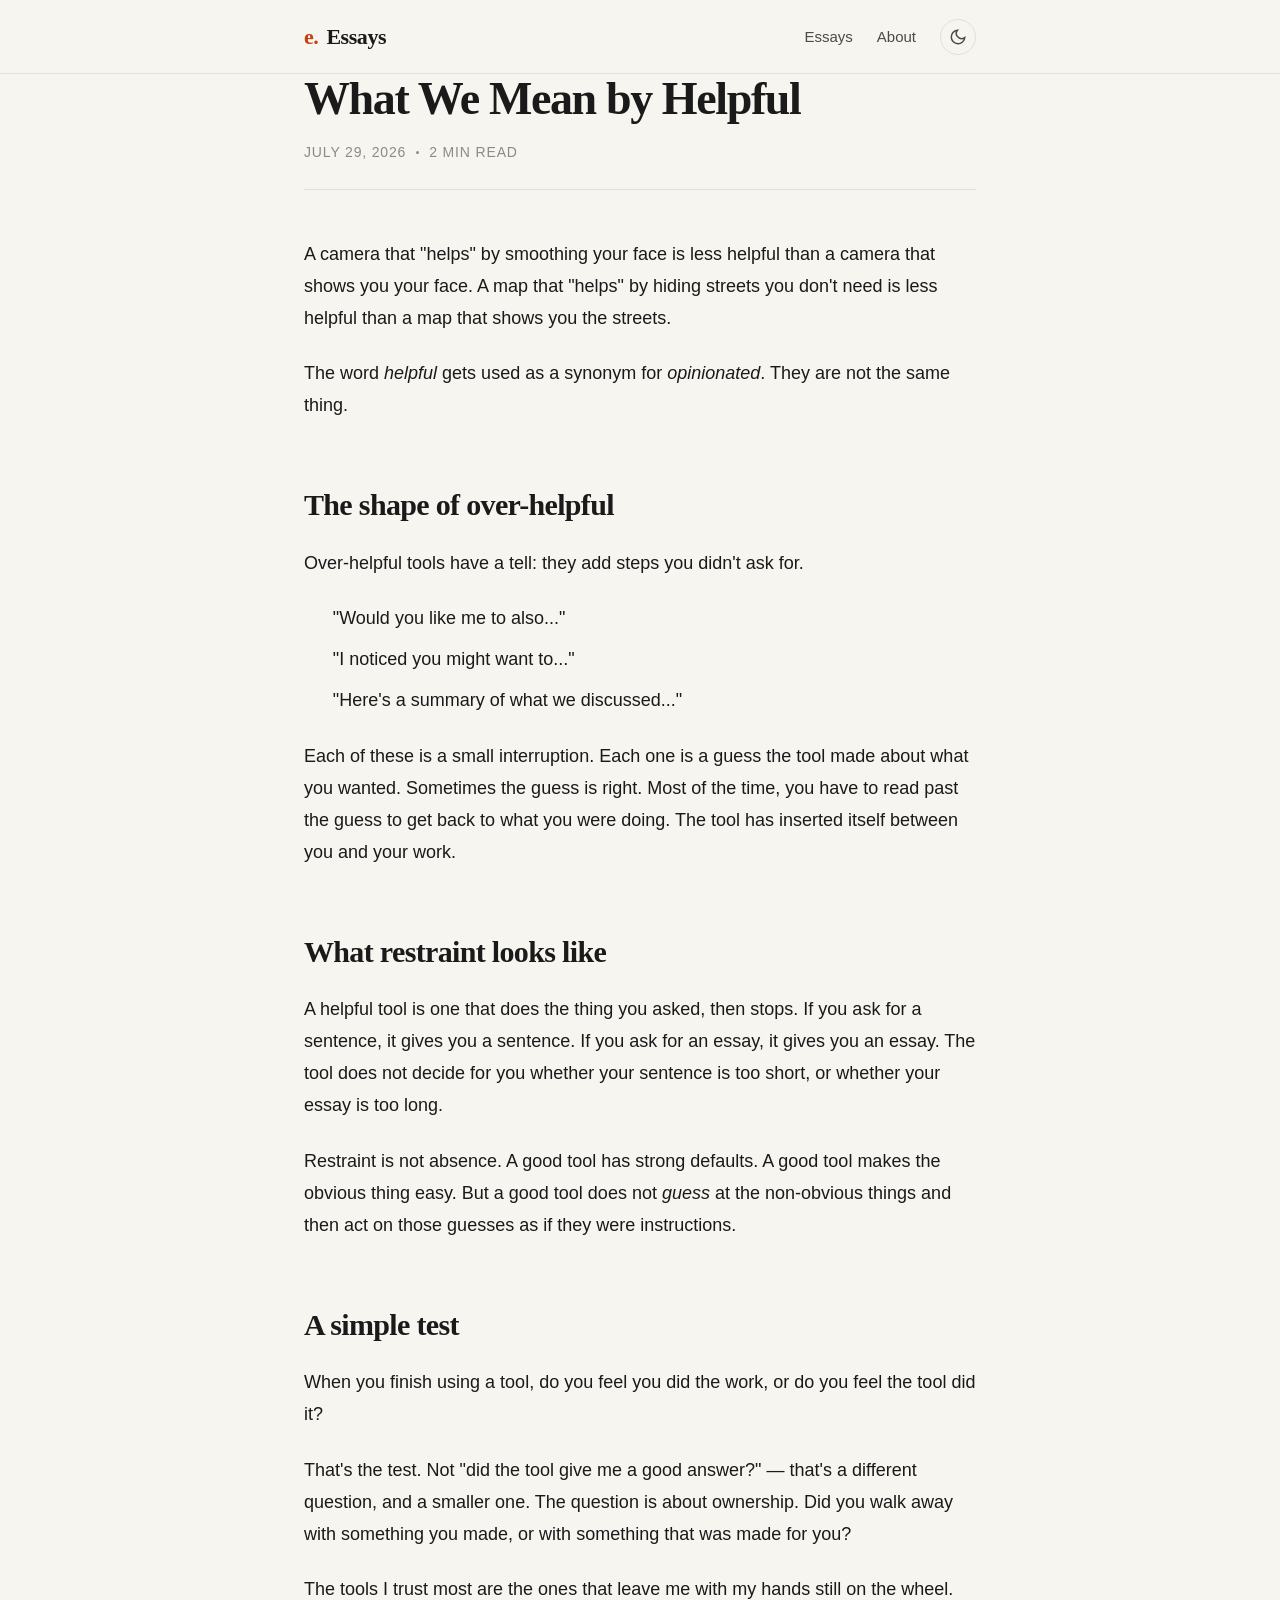
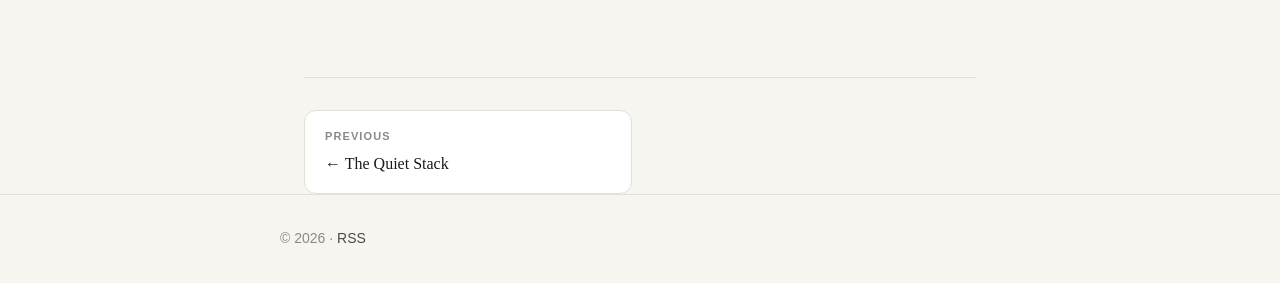
<file: essays/what-we-mean-by-helpful/index.html>
<!DOCTYPE html>
<html lang="en">
<head>
  <meta charset="UTF-8" />
  <meta name="viewport" content="width=device-width, initial-scale=1.0" />
  <title>What We Mean by Helpful — Essays</title>
  <meta name="description" content="What We Mean by Helpful" />
  <style>*, *::before, *::after { box-sizing: border-box; }
html { -webkit-text-size-adjust: 100%; }
body, h1, h2, h3, h4, p, ul, ol, figure, blockquote, pre, hr { margin: 0; }
ul, ol { padding: 0; list-style: none; }
img { max-width: 100%; display: block; }
a { color: inherit; text-decoration: none; }
:root { color-scheme: light dark; }
[data-theme="dark"] {
  body { background:#0f0f0e !important; color:#f0efea !important; }
  header { background:#0f0f0e !important; border-bottom-color:#2a2a28 !important; }
  header a { color:#f0efea !important; }
  header nav a { color:#a9a8a3 !important; }
  main { background:#0f0f0e; }
  footer { background:#0f0f0e !important; border-top-color:#2a2a28 !important; color:#6a6a66 !important; }
  footer a { color:#a9a8a3 !important; }
  .essay-card { border-color:transparent; }
  .essay-card:hover { background:#18181a !important; border-color:#2a2a28 !important; }
  .essay-card h2 { color:#f0efea !important; }
  .essay-card p { color:#a9a8a3 !important; }
  .essay-card .essay-meta { color:#6a6a66 !important; }
  .essay-card .essay-meta .dot { background:#6a6a66 !important; }
  .essay-card .essay-tag { background:#20201e !important; color:#a9a8a3 !important; border-color:#2a2a28 !important; }
  .post-header { border-bottom-color:#2a2a28 !important; }
  .post-header h1 { color:#f0efea !important; }
  .post-meta { color:#6a6a66 !important; }
  .post-meta .dot { background:#6a6a66 !important; }
  .post-content p { color:#f0efea !important; }
  .post-content li { color:#f0efea !important; }
  .post-content a { color:#fb923c !important; border-bottom-color:rgba(251,146,60,0.35) !important; }
  .post-content blockquote { color:#a9a8a3 !important; }
  .post-content code { background:#1c1c1a !important; color:#fb923c !important; }
  .post-content pre { background:#1c1c1a !important; border-color:#2a2a28 !important; }
  .post-content pre code { color:#f0efea !important; }
  .post-content hr { border-top-color:#2a2a28 !important; }
  .post-nav { border-top-color:#2a2a28 !important; }
  .post-nav a { background:#18181a !important; border-color:#2a2a28 !important; color:#f0efea !important; }
  .post-nav .label { color:#6a6a66 !important; }
  .about-content p { color:#f0efea !important; }
  .lede { color:#a9a8a3 !important; }
  .eyebrow { background:#2a1810 !important; color:#fb923c !important; }
  h1 { color:#f0efea !important; }
  .brand { color:#f0efea !important; }
  .brand-mark { color:#fb923c !important; }
  .theme-toggle { border-color:#2a2a28 !important; color:#a9a8a3 !important; }
}
@media (max-width:600px) {
  body { font-size:16px; }
  main { padding-top:48px !important; padding-bottom:64px !important; }
  section[style*="margin-bottom:80px"] { margin-bottom:48px !important; }
  .essay-card { padding:22px 20px !important; margin:0 -20px !important; }
  .essay-card h2 { font-size:22px !important; }
  h1 { font-size:36px !important; }
  .post-nav { grid-template-columns:1fr !important; }
  .post-nav a.next { text-align:left !important; align-items:flex-start !important; }
  header > div { padding-top:14px !important; padding-bottom:14px !important; }
  .brand { font-size:19px !important; }
  nav { gap:16px !important; }
  .post-content h1 { font-size:32px !important; }
}</style>
  <link rel="alternate" type="application/rss+xml" title="Essays" href="/feed.xml" />
  <script>
    // Apply theme as early as possible to avoid flash
    (function() {
      var s = localStorage.getItem('essays-theme');
      var p = window.matchMedia('(prefers-color-scheme: dark)').matches ? 'dark' : 'light';
      document.documentElement.setAttribute('data-theme', s || p);
    })();
  </script>
</head>
<body style="margin:0;font-family:Georgia,'Times New Roman',serif;background:#f7f5f0;color:#1a1a1a;line-height:1.7;-webkit-font-smoothing:antialiased;min-height:100vh;display:flex;flex-direction:column;">
  <div style="position:absolute;left:-9999px;top:0;background:#c2410c;color:white;padding:8px 12px;">Skip to content</div>
  
  <header style="border-bottom:1px solid #e3e0d6;background:#f7f5f0;position:sticky;top:0;z-index:50;">
    <div style="max-width:720px;margin:0 auto;padding:0 24px;width:100%;padding-top:18px;padding-bottom:18px;display:flex;align-items:center;justify-content:space-between;">
      <a class="brand" href="/" style="display:inline-flex;align-items:baseline;gap:8px;font-weight:600;font-size:22px;letter-spacing:-0.02em;color:#1a1a1a;">
        <span class="brand-mark" style="color:#c2410c;font-weight:700;">e.</span>
        <span>Essays</span>
      </a>
      <nav style="display:flex;align-items:center;gap:24px;font-size:15px;font-family:-apple-system,BlinkMacSystemFont,'Segoe UI',Roboto,sans-serif;">
        <a href="/" style="color:#4a4a48;font-weight:500;">Essays</a>
        <a href="/about.html" style="color:#4a4a48;font-weight:500;">About</a>
        <button id="theme-toggle" class="theme-toggle" type="button" aria-label="Toggle theme" style="background:transparent;border:1px solid #e3e0d6;width:36px;height:36px;border-radius:50%;display:inline-flex;align-items:center;justify-content:center;cursor:pointer;color:#4a4a48;padding:0;">
          <svg class="icon-sun" viewBox="0 0 24 24" width="18" height="18" fill="none" stroke="currentColor" stroke-width="2" style="display:none;"><circle cx="12" cy="12" r="4"/><path d="M12 2v2M12 20v2M4.93 4.93l1.41 1.41M17.66 17.66l1.41 1.41M2 12h2M20 12h2M4.93 19.07l1.41-1.41M17.66 6.34l1.41-1.41"/></svg>
          <svg class="icon-moon" viewBox="0 0 24 24" width="18" height="18" fill="none" stroke="currentColor" stroke-width="2"><path d="M21 12.79A9 9 0 1 1 11.21 3 7 7 0 0 0 21 12.79z"/></svg>
        </button>
      </nav>
    </div>
  </header>
  <main style="flex:1;padding:80px 24px 96px;max-width:720px;margin:0 auto;padding:0 24px;width:100%;">
    <article>
      <header style="margin-bottom:48px;padding-bottom:24px;border-bottom:1px solid #e3e0d6;">
        <h1 style="font-size:46px;font-weight:600;letter-spacing:-0.03em;line-height:1.1;margin-bottom:16px;color:#1a1a1a;">What We Mean by Helpful</h1>
        <div style="color:#8a8a86;font-size:14px;display:flex;gap:10px;align-items:center;text-transform:uppercase;letter-spacing:0.06em;font-weight:500;font-family:-apple-system,BlinkMacSystemFont,'Segoe UI',Roboto,sans-serif;">
          <time datetime="2026-07-29">July 29, 2026</time>
          <span style="width:3px;height:3px;background:#8a8a86;border-radius:50%;display:inline-block;"></span>
          <span>2 min read</span>
        </div>
      </header>
      <div style="font-size:18px;line-height:1.78;font-family:-apple-system,BlinkMacSystemFont,'Segoe UI',Roboto,sans-serif;"><p style="color:#1a1a1a;margin-top:1.3em;">A camera that &quot;helps&quot; by smoothing your face is less helpful than a camera that shows you your face. A map that &quot;helps&quot; by hiding streets you don&#39;t need is less helpful than a map that shows you the streets.</p>
<p style="color:#1a1a1a;margin-top:1.3em;">The word <em>helpful</em> gets used as a synonym for <em>opinionated</em>. They are not the same thing.</p>
<h2 style="font-family:Georgia,'Times New Roman',serif;font-size:30px;font-weight:600;letter-spacing:-0.022em;margin-top:2.2em;line-height:1.2;">The shape of over-helpful</h2>
<p style="color:#1a1a1a;margin-top:1.3em;">Over-helpful tools have a tell: they add steps you didn&#39;t ask for.</p>
<ul style="padding-left:1.6em;margin-top:1.3em;"><li style="color:#1a1a1a;margin-top:0.5em;">&quot;Would you like me to also...&quot;</li><li style="color:#1a1a1a;margin-top:0.5em;">&quot;I noticed you might want to...&quot;</li><li style="color:#1a1a1a;margin-top:0.5em;">&quot;Here&#39;s a summary of what we discussed...&quot;</li></ul>
<p style="color:#1a1a1a;margin-top:1.3em;">Each of these is a small interruption. Each one is a guess the tool made about what you wanted. Sometimes the guess is right. Most of the time, you have to read past the guess to get back to what you were doing. The tool has inserted itself between you and your work.</p>
<h2 style="font-family:Georgia,'Times New Roman',serif;font-size:30px;font-weight:600;letter-spacing:-0.022em;margin-top:2.2em;line-height:1.2;">What restraint looks like</h2>
<p style="color:#1a1a1a;margin-top:1.3em;">A helpful tool is one that does the thing you asked, then stops. If you ask for a sentence, it gives you a sentence. If you ask for an essay, it gives you an essay. The tool does not decide for you whether your sentence is too short, or whether your essay is too long.</p>
<p style="color:#1a1a1a;margin-top:1.3em;">Restraint is not absence. A good tool has strong defaults. A good tool makes the obvious thing easy. But a good tool does not <em>guess</em> at the non-obvious things and then act on those guesses as if they were instructions.</p>
<h2 style="font-family:Georgia,'Times New Roman',serif;font-size:30px;font-weight:600;letter-spacing:-0.022em;margin-top:2.2em;line-height:1.2;">A simple test</h2>
<p style="color:#1a1a1a;margin-top:1.3em;">When you finish using a tool, do you feel you did the work, or do you feel the tool did it?</p>
<p style="color:#1a1a1a;margin-top:1.3em;">That&#39;s the test. Not &quot;did the tool give me a good answer?&quot; — that&#39;s a different question, and a smaller one. The question is about ownership. Did you walk away with something you made, or with something that was made for you?</p>
<p style="color:#1a1a1a;margin-top:1.3em;">The tools I trust most are the ones that leave me with my hands still on the wheel.</p></div>
      <nav class="post-nav" style="margin-top:72px;padding-top:32px;border-top:1px solid #e3e0d6;display:grid;grid-template-columns:1fr 1fr;gap:16px;">
        <a href="/essays/the-quiet-stack/" style="display:flex;flex-direction:column;padding:16px 20px;border-radius:12px;border:1px solid #e3e0d6;background:#ffffff;font-size:14px;color:#1a1a1a;"><span style="font-size:11px;text-transform:uppercase;letter-spacing:0.1em;color:#8a8a86;margin-bottom:4px;font-weight:600;font-family:-apple-system,BlinkMacSystemFont,'Segoe UI',Roboto,sans-serif;">Previous</span><span style="font-family:Georgia,'Times New Roman',serif;font-size:16px;font-weight:500;">← The Quiet Stack</span></a>
        <span class="empty"></span>
      </nav>
    </article>
  </main>
  
  <footer style="border-top:1px solid #e3e0d6;padding:32px 24px;color:#8a8a86;font-size:14px;font-family:-apple-system,BlinkMacSystemFont,'Segoe UI',Roboto,sans-serif;">
    <div style="max-width:720px;margin:0 auto;display:flex;justify-content:space-between;align-items:center;flex-wrap:wrap;gap:12px;">
      <p style="margin:0;">© <span id="year"></span> · <a href="/feed.xml" style="color:#4a4a48;">RSS</a></p>
    </div>
  </footer>
  <script src="/assets/main.js"></script>
</body>
</html>
</file>
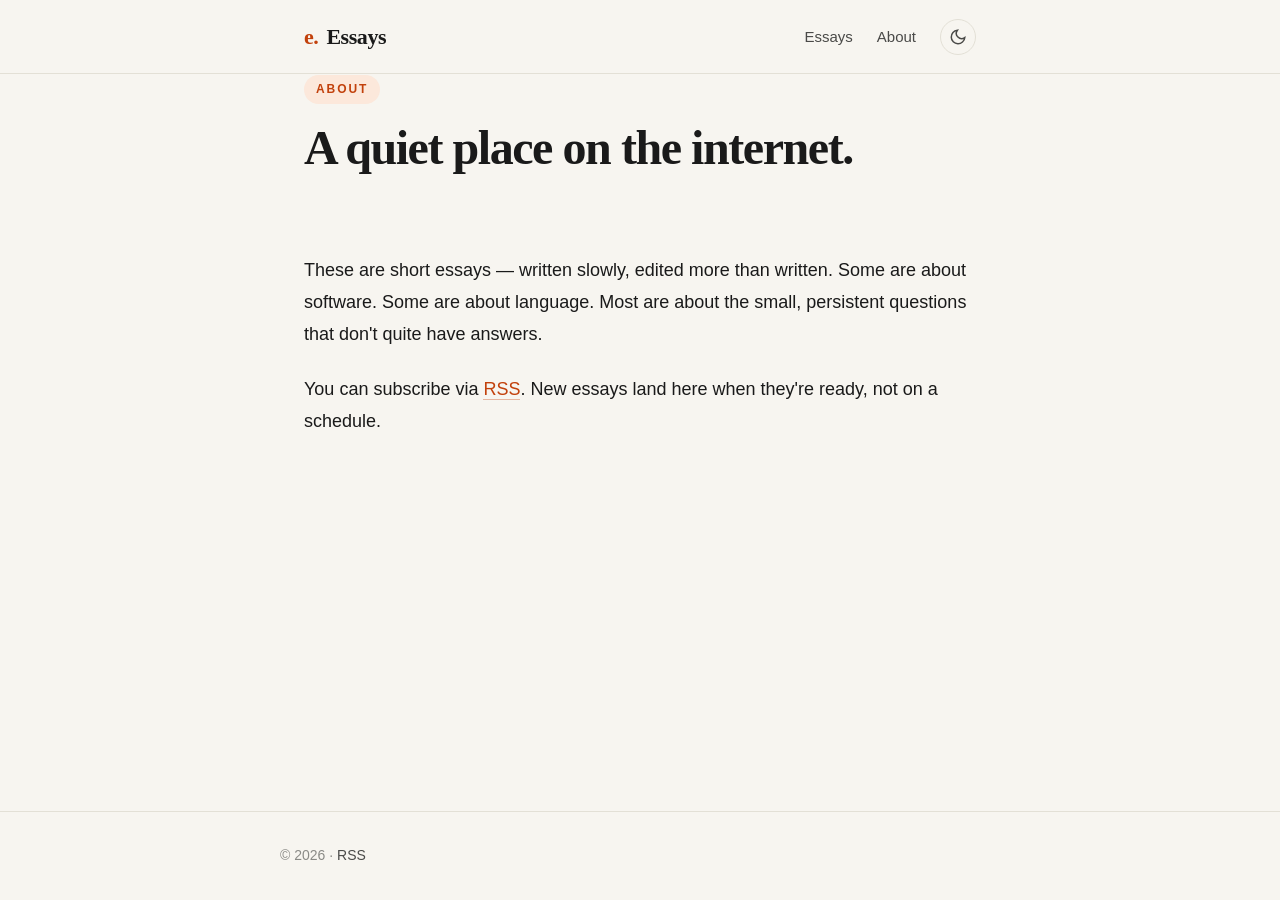
<file: about.html>
<!DOCTYPE html>
<html lang="en">
<head>
  <meta charset="UTF-8" />
  <meta name="viewport" content="width=device-width, initial-scale=1.0" />
  <title>About — Essays</title>
  <meta name="description" content="About these essays." />
  <style>*, *::before, *::after { box-sizing: border-box; }
html { -webkit-text-size-adjust: 100%; }
body, h1, h2, h3, h4, p, ul, ol, figure, blockquote, pre, hr { margin: 0; }
ul, ol { padding: 0; list-style: none; }
img { max-width: 100%; display: block; }
a { color: inherit; text-decoration: none; }
:root { color-scheme: light dark; }
[data-theme="dark"] {
  body { background:#0f0f0e !important; color:#f0efea !important; }
  header { background:#0f0f0e !important; border-bottom-color:#2a2a28 !important; }
  header a { color:#f0efea !important; }
  header nav a { color:#a9a8a3 !important; }
  main { background:#0f0f0e; }
  footer { background:#0f0f0e !important; border-top-color:#2a2a28 !important; color:#6a6a66 !important; }
  footer a { color:#a9a8a3 !important; }
  .essay-card { border-color:transparent; }
  .essay-card:hover { background:#18181a !important; border-color:#2a2a28 !important; }
  .essay-card h2 { color:#f0efea !important; }
  .essay-card p { color:#a9a8a3 !important; }
  .essay-card .essay-meta { color:#6a6a66 !important; }
  .essay-card .essay-meta .dot { background:#6a6a66 !important; }
  .essay-card .essay-tag { background:#20201e !important; color:#a9a8a3 !important; border-color:#2a2a28 !important; }
  .post-header { border-bottom-color:#2a2a28 !important; }
  .post-header h1 { color:#f0efea !important; }
  .post-meta { color:#6a6a66 !important; }
  .post-meta .dot { background:#6a6a66 !important; }
  .post-content p { color:#f0efea !important; }
  .post-content li { color:#f0efea !important; }
  .post-content a { color:#fb923c !important; border-bottom-color:rgba(251,146,60,0.35) !important; }
  .post-content blockquote { color:#a9a8a3 !important; }
  .post-content code { background:#1c1c1a !important; color:#fb923c !important; }
  .post-content pre { background:#1c1c1a !important; border-color:#2a2a28 !important; }
  .post-content pre code { color:#f0efea !important; }
  .post-content hr { border-top-color:#2a2a28 !important; }
  .post-nav { border-top-color:#2a2a28 !important; }
  .post-nav a { background:#18181a !important; border-color:#2a2a28 !important; color:#f0efea !important; }
  .post-nav .label { color:#6a6a66 !important; }
  .about-content p { color:#f0efea !important; }
  .lede { color:#a9a8a3 !important; }
  .eyebrow { background:#2a1810 !important; color:#fb923c !important; }
  h1 { color:#f0efea !important; }
  .brand { color:#f0efea !important; }
  .brand-mark { color:#fb923c !important; }
  .theme-toggle { border-color:#2a2a28 !important; color:#a9a8a3 !important; }
}
@media (max-width:600px) {
  body { font-size:16px; }
  main { padding-top:48px !important; padding-bottom:64px !important; }
  section[style*="margin-bottom:80px"] { margin-bottom:48px !important; }
  .essay-card { padding:22px 20px !important; margin:0 -20px !important; }
  .essay-card h2 { font-size:22px !important; }
  h1 { font-size:36px !important; }
  .post-nav { grid-template-columns:1fr !important; }
  .post-nav a.next { text-align:left !important; align-items:flex-start !important; }
  header > div { padding-top:14px !important; padding-bottom:14px !important; }
  .brand { font-size:19px !important; }
  nav { gap:16px !important; }
  .post-content h1 { font-size:32px !important; }
}</style>
  <link rel="alternate" type="application/rss+xml" title="Essays" href="/feed.xml" />
  <script>
    // Apply theme as early as possible to avoid flash
    (function() {
      var s = localStorage.getItem('essays-theme');
      var p = window.matchMedia('(prefers-color-scheme: dark)').matches ? 'dark' : 'light';
      document.documentElement.setAttribute('data-theme', s || p);
    })();
  </script>
</head>
<body style="margin:0;font-family:Georgia,'Times New Roman',serif;background:#f7f5f0;color:#1a1a1a;line-height:1.7;-webkit-font-smoothing:antialiased;min-height:100vh;display:flex;flex-direction:column;">
  <div style="position:absolute;left:-9999px;top:0;background:#c2410c;color:white;padding:8px 12px;">Skip to content</div>
  
  <header style="border-bottom:1px solid #e3e0d6;background:#f7f5f0;position:sticky;top:0;z-index:50;">
    <div style="max-width:720px;margin:0 auto;padding:0 24px;width:100%;padding-top:18px;padding-bottom:18px;display:flex;align-items:center;justify-content:space-between;">
      <a class="brand" href="/" style="display:inline-flex;align-items:baseline;gap:8px;font-weight:600;font-size:22px;letter-spacing:-0.02em;color:#1a1a1a;">
        <span class="brand-mark" style="color:#c2410c;font-weight:700;">e.</span>
        <span>Essays</span>
      </a>
      <nav style="display:flex;align-items:center;gap:24px;font-size:15px;font-family:-apple-system,BlinkMacSystemFont,'Segoe UI',Roboto,sans-serif;">
        <a href="/" style="color:#4a4a48;font-weight:500;">Essays</a>
        <a href="/about.html" style="color:#4a4a48;font-weight:500;">About</a>
        <button id="theme-toggle" class="theme-toggle" type="button" aria-label="Toggle theme" style="background:transparent;border:1px solid #e3e0d6;width:36px;height:36px;border-radius:50%;display:inline-flex;align-items:center;justify-content:center;cursor:pointer;color:#4a4a48;padding:0;">
          <svg class="icon-sun" viewBox="0 0 24 24" width="18" height="18" fill="none" stroke="currentColor" stroke-width="2" style="display:none;"><circle cx="12" cy="12" r="4"/><path d="M12 2v2M12 20v2M4.93 4.93l1.41 1.41M17.66 17.66l1.41 1.41M2 12h2M20 12h2M4.93 19.07l1.41-1.41M17.66 6.34l1.41-1.41"/></svg>
          <svg class="icon-moon" viewBox="0 0 24 24" width="18" height="18" fill="none" stroke="currentColor" stroke-width="2"><path d="M21 12.79A9 9 0 1 1 11.21 3 7 7 0 0 0 21 12.79z"/></svg>
        </button>
      </nav>
    </div>
  </header>
  <main style="flex:1;padding:80px 24px 96px;max-width:720px;margin:0 auto;padding:0 24px;width:100%;">
    <section style="margin-bottom:80px;">
      <span class="eyebrow" style="display:inline-block;font-size:12px;letter-spacing:0.16em;text-transform:uppercase;color:#c2410c;margin-bottom:18px;font-weight:600;padding:4px 12px;background:#fce8db;border-radius:999px;font-family:-apple-system,BlinkMacSystemFont,'Segoe UI',Roboto,sans-serif;">About</span>
      <h1 style="font-size:48px;font-weight:600;letter-spacing:-0.03em;line-height:1.08;margin-bottom:20px;color:#1a1a1a;">A quiet place on the internet.</h1>
    </section>
    <div class="about-content" style="font-size:18px;line-height:1.78;font-family:-apple-system,BlinkMacSystemFont,'Segoe UI',Roboto,sans-serif;">
      <p style="color:#1a1a1a;margin-top:1.3em;">These are short essays — written slowly, edited more than written. Some are about software. Some are about language. Most are about the small, persistent questions that don't quite have answers.</p>
      <p style="color:#1a1a1a;margin-top:1.3em;">You can subscribe via <a href="/feed.xml" style="color:#c2410c;border-bottom:1.5px solid rgba(194,65,12,0.35);">RSS</a>. New essays land here when they're ready, not on a schedule.</p>
    </div>
  </main>
  
  <footer style="border-top:1px solid #e3e0d6;padding:32px 24px;color:#8a8a86;font-size:14px;font-family:-apple-system,BlinkMacSystemFont,'Segoe UI',Roboto,sans-serif;">
    <div style="max-width:720px;margin:0 auto;display:flex;justify-content:space-between;align-items:center;flex-wrap:wrap;gap:12px;">
      <p style="margin:0;">© <span id="year"></span> · <a href="/feed.xml" style="color:#4a4a48;">RSS</a></p>
    </div>
  </footer>
  <script src="/assets/main.js"></script>
</body>
</html>
</file>
